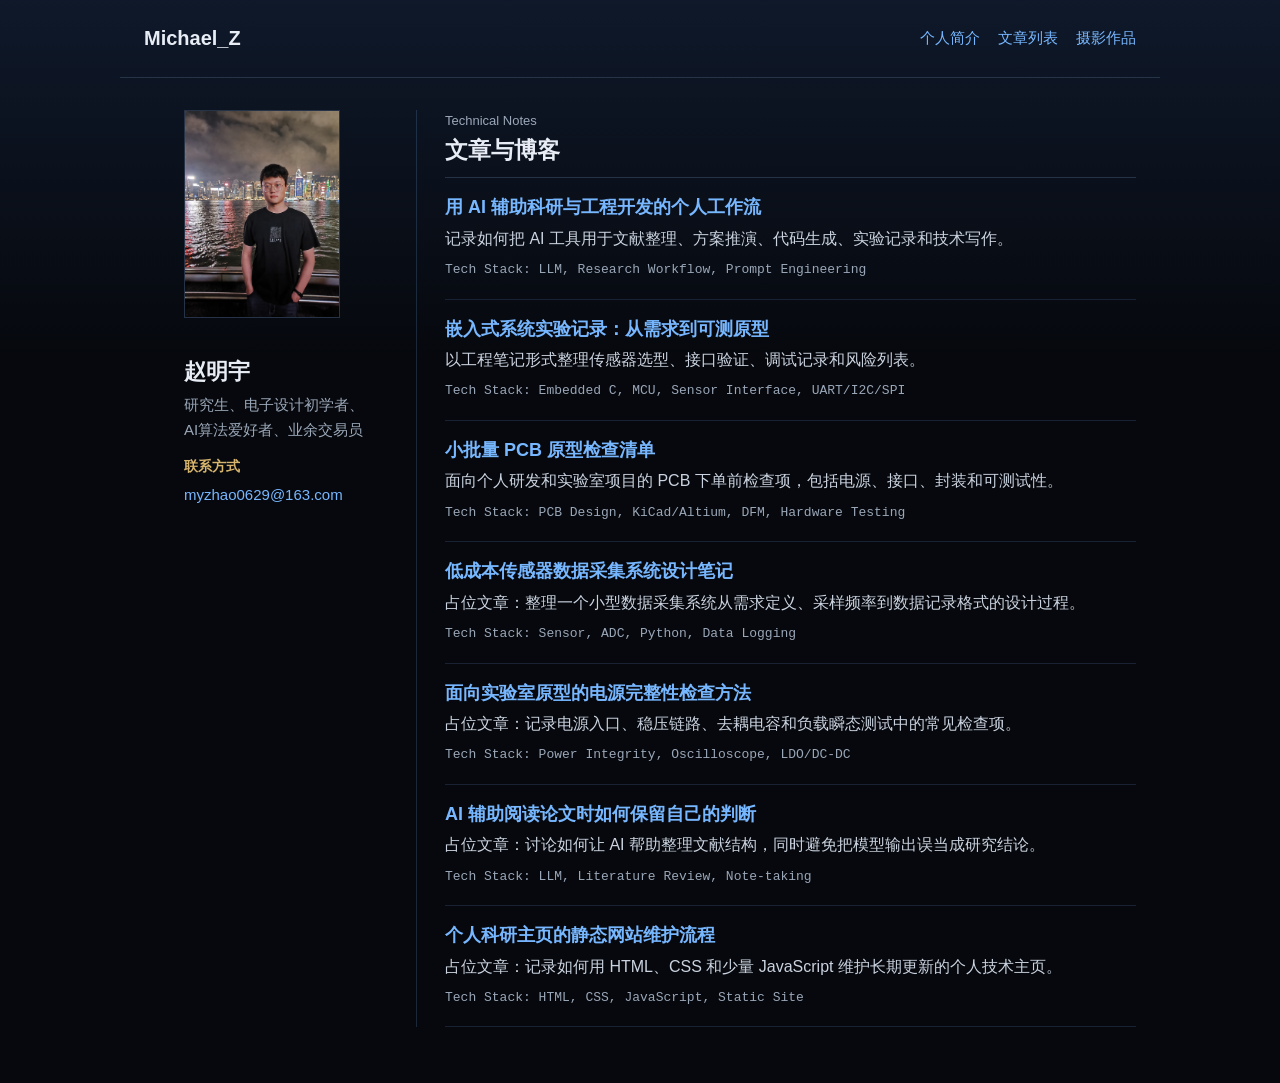
<file: index.html>
<!doctype html>
<html lang="zh-CN">
  <head>
    <meta charset="utf-8" />
    <meta name="viewport" content="width=device-width, initial-scale=1" />
    <title>Michael_Z</title>
    <meta
      name="description"
      content="赵明宇的个人科研主页和技术博客，记录电子设计、AI 工具、科研开发与技术文章。"
    />
    <link rel="stylesheet" href="styles.css" />
  </head>
  <body>
    <!-- 顶部导航：后续新增页面时，在这里继续添加链接即可。 -->
    <header class="site-header">
      <a class="site-title" href="index.html">Michael_Z</a>
      <nav class="site-nav" aria-label="主导航">
        <a href="about.html">个人简介</a>
        <a href="article.html">文章列表</a>
        <a href="photography.html">摄影作品</a>
      </nav>
    </header>

    <!-- 首页主体：左侧是个人信息，右侧是文章列表。 -->
    <main class="page home-layout">
      <aside class="home-sidebar">
        <div class="portrait" aria-label="个人照片">
          <img src="images/photo.png" alt="个人照片">
        </div>

        <section class="profile-card">
          <p class="eyebrow">&nbsp;</p>
          <h1>赵明宇</h1>
          <p>
            研究生、电子设计初学者、AI算法爱好者、业余交易员
          </p>
        </section>

        <section class="contact-card" aria-label="联系方式">
          <h2>联系方式</h2>
          <p><a href="mailto:myzhao0629@163.com">myzhao0629@163.com</a></p>
        </section>
      </aside>

      <section class="home-main">
        <div class="section-header">
          <p class="eyebrow">Technical Notes</p>
          <h2>文章与博客</h2>
        </div>

        <!--
          文章列表：
          1. 每篇文章使用一个 article.article-item。
          2. 三段结构固定为：题目、描述、技术栈。
          3. 以后新增文章时，复制一个 article 块并修改链接、标题、描述和 Tech Stack。
        -->
        <div class="article-stack">
          <article class="article-item">
            <h3><a href="posts/ai-research-workflow.html">用 AI 辅助科研与工程开发的个人工作流</a></h3>
            <p>
              记录如何把 AI 工具用于文献整理、方案推演、代码生成、实验记录和技术写作。
            </p>
            <div class="tech-stack">Tech Stack: LLM, Research Workflow, Prompt Engineering</div>
          </article>

          <article class="article-item">
            <h3><a href="posts/embedded-lab-notes.html">嵌入式系统实验记录：从需求到可测原型</a></h3>
            <p>
              以工程笔记形式整理传感器选型、接口验证、调试记录和风险列表。
            </p>
            <div class="tech-stack">Tech Stack: Embedded C, MCU, Sensor Interface, UART/I2C/SPI</div>
          </article>

          <article class="article-item">
            <h3><a href="posts/pcb-prototype-checklist.html">小批量 PCB 原型检查清单</a></h3>
            <p>
              面向个人研发和实验室项目的 PCB 下单前检查项，包括电源、接口、封装和可测试性。
            </p>
            <div class="tech-stack">Tech Stack: PCB Design, KiCad/Altium, DFM, Hardware Testing</div>
          </article>

          <article class="article-item">
            <h3><a href="#">低成本传感器数据采集系统设计笔记</a></h3>
            <p>
              占位文章：整理一个小型数据采集系统从需求定义、采样频率到数据记录格式的设计过程。
            </p>
            <div class="tech-stack">Tech Stack: Sensor, ADC, Python, Data Logging</div>
          </article>

          <article class="article-item">
            <h3><a href="#">面向实验室原型的电源完整性检查方法</a></h3>
            <p>
              占位文章：记录电源入口、稳压链路、去耦电容和负载瞬态测试中的常见检查项。
            </p>
            <div class="tech-stack">Tech Stack: Power Integrity, Oscilloscope, LDO/DC-DC</div>
          </article>

          <article class="article-item">
            <h3><a href="#">AI 辅助阅读论文时如何保留自己的判断</a></h3>
            <p>
              占位文章：讨论如何让 AI 帮助整理文献结构，同时避免把模型输出误当成研究结论。
            </p>
            <div class="tech-stack">Tech Stack: LLM, Literature Review, Note-taking</div>
          </article>

          <article class="article-item">
            <h3><a href="#">个人科研主页的静态网站维护流程</a></h3>
            <p>
              占位文章：记录如何用 HTML、CSS 和少量 JavaScript 维护长期更新的个人技术主页。
            </p>
            <div class="tech-stack">Tech Stack: HTML, CSS, JavaScript, Static Site</div>
          </article>
        </div>
      </section>
    </main>

    <!-- <footer class="site-footer">
      <p>© 2026 赵明宇. 个人科研主页与技术博客。</p>
    </footer> -->
  </body>
</html>
</file>
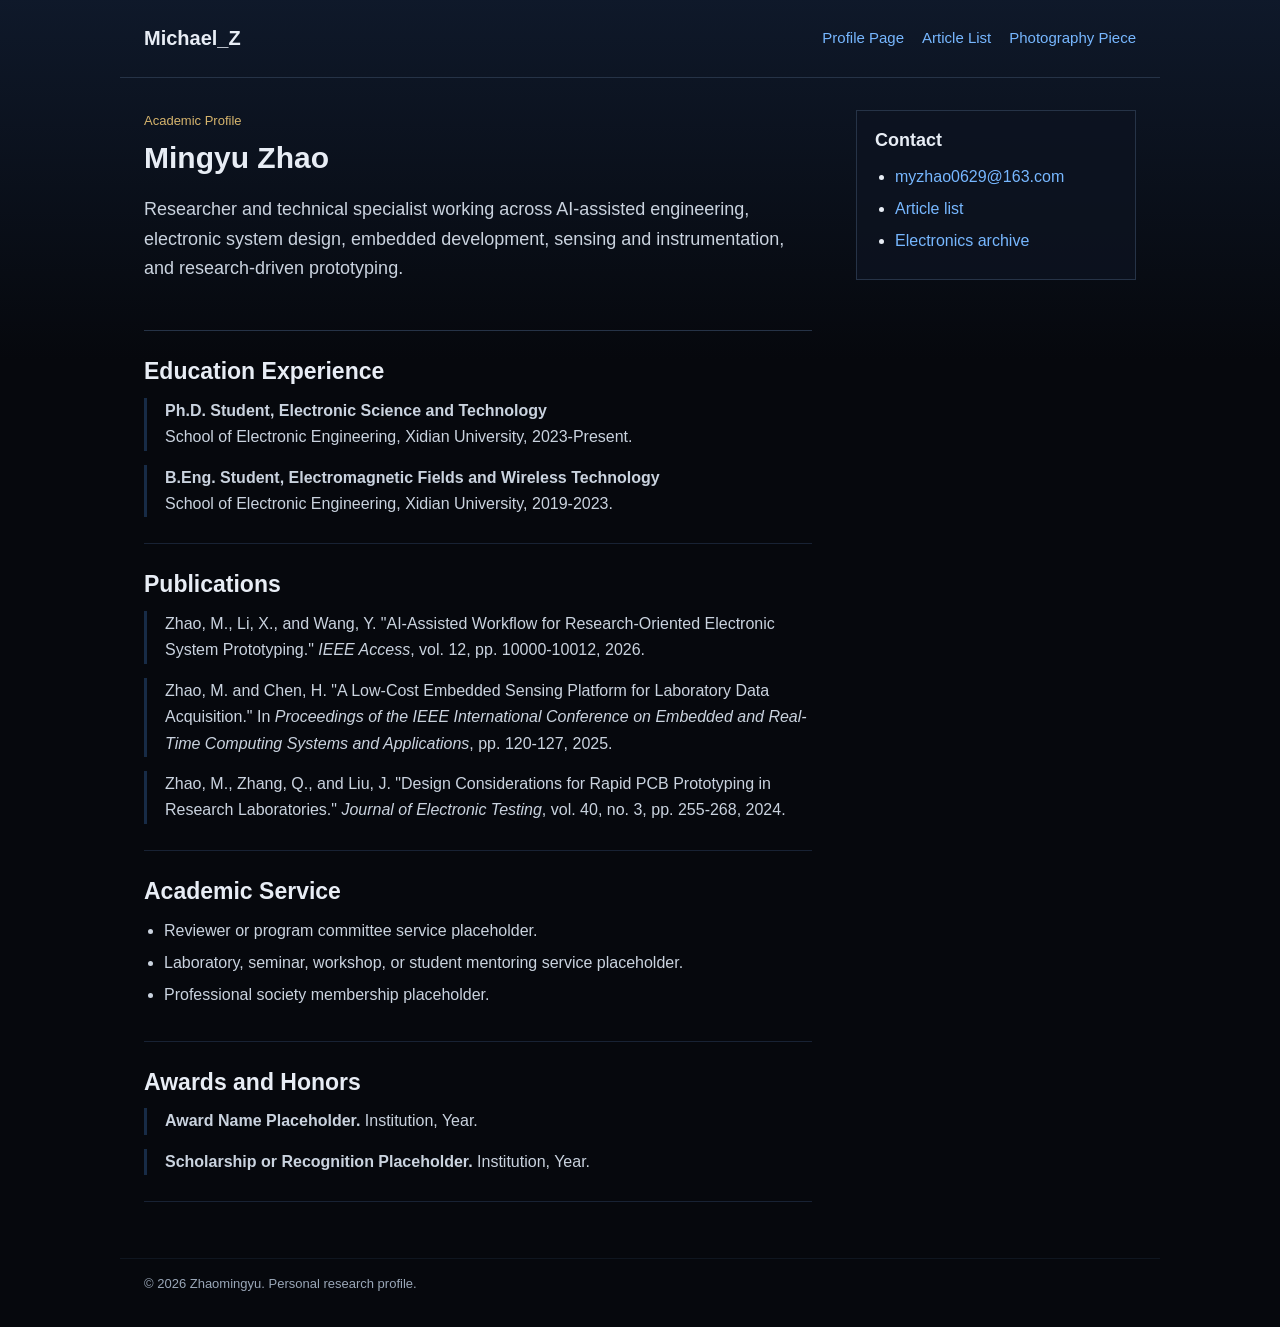
<file: about.html>
<!doctype html>
<html lang="en">
  <head>
    <meta charset="utf-8" />
    <meta name="viewport" content="width=device-width, initial-scale=1" />
    <title>Profile | Mingyu Zhao</title>
    <meta
      name="description"
      content="Academic and professional profile of Zhaomingyu, including education, professional experience, publications, service, and awards."
    />
    <link rel="stylesheet" href="styles.css" />
  </head>
  <body>
    <header class="site-header">
      <a class="site-title" href="index.html">Michael_Z</a>
      <nav class="site-nav" aria-label="Main navigation">
        <a href="about.html">Profile Page</a>
        <a href="article.html">Article List</a>
        <a href="photography.html">Photography Piece</a>
      </nav>
    </header>

    <main class="page two-column">
      <article>
        <header class="article-header">
          <p class="eyebrow">Academic Profile</p>
          <h1>Mingyu Zhao</h1>
          <p class="lead">
            Researcher and technical specialist working across AI-assisted engineering,
            electronic system design, embedded development, sensing and instrumentation,
            and research-driven prototyping.
          </p>
        </header>

        <section class="profile-section">
          <h2>Education Experience</h2>
          <ul class="record-list">
            <li>
              <strong>Ph.D. Student, Electronic Science and Technology</strong><br />
              School of Electronic Engineering, Xidian University, 2023-Present.
            </li>
            <li>
              <strong>B.Eng. Student, Electromagnetic Fields and Wireless Technology</strong><br />
              School of Electronic Engineering, Xidian University, 2019-2023.
            </li>
          </ul>
        </section>

        <section class="profile-section">
          <h2>Publications</h2>
          <ul class="record-list">
            <li>
              Zhao, M., Li, X., and Wang, Y. "AI-Assisted Workflow for Research-Oriented
              Electronic System Prototyping." <em>IEEE Access</em>, vol. 12, pp. 10000-10012,
              2026.
            </li>
            <li>
              Zhao, M. and Chen, H. "A Low-Cost Embedded Sensing Platform for Laboratory
              Data Acquisition." In <em>Proceedings of the IEEE International Conference on
              Embedded and Real-Time Computing Systems and Applications</em>, pp. 120-127,
              2025.
            </li>
            <li>
              Zhao, M., Zhang, Q., and Liu, J. "Design Considerations for Rapid PCB
              Prototyping in Research Laboratories." <em>Journal of Electronic Testing</em>,
              vol. 40, no. 3, pp. 255-268, 2024.
            </li>
          </ul>
        </section>

        <section class="profile-section">
          <h2>Academic Service</h2>
          <ul class="plain-list">
            <li>Reviewer or program committee service placeholder.</li>
            <li>Laboratory, seminar, workshop, or student mentoring service placeholder.</li>
            <li>Professional society membership placeholder.</li>
          </ul>
        </section>

        <section class="profile-section">
          <h2>Awards and Honors</h2>
          <ul class="record-list">
            <li><strong>Award Name Placeholder.</strong> Institution, Year.</li>
            <li><strong>Scholarship or Recognition Placeholder.</strong> Institution, Year.</li>
          </ul>
        </section>
      </article>

      <aside class="side-panel">
        <h2>Contact</h2>
        <ul>
          <li><a href="mailto:myzhao0629@163.com">myzhao0629@163.com</a></li>
          <li><a href="index.html">Article list</a></li>
          <li><a href="electronics.html">Electronics archive</a></li>
        </ul>
      </aside>
    </main>

    <footer class="site-footer">
      <p>© 2026 Zhaomingyu. Personal research profile.</p>
    </footer>
  </body>
</html>
</file>
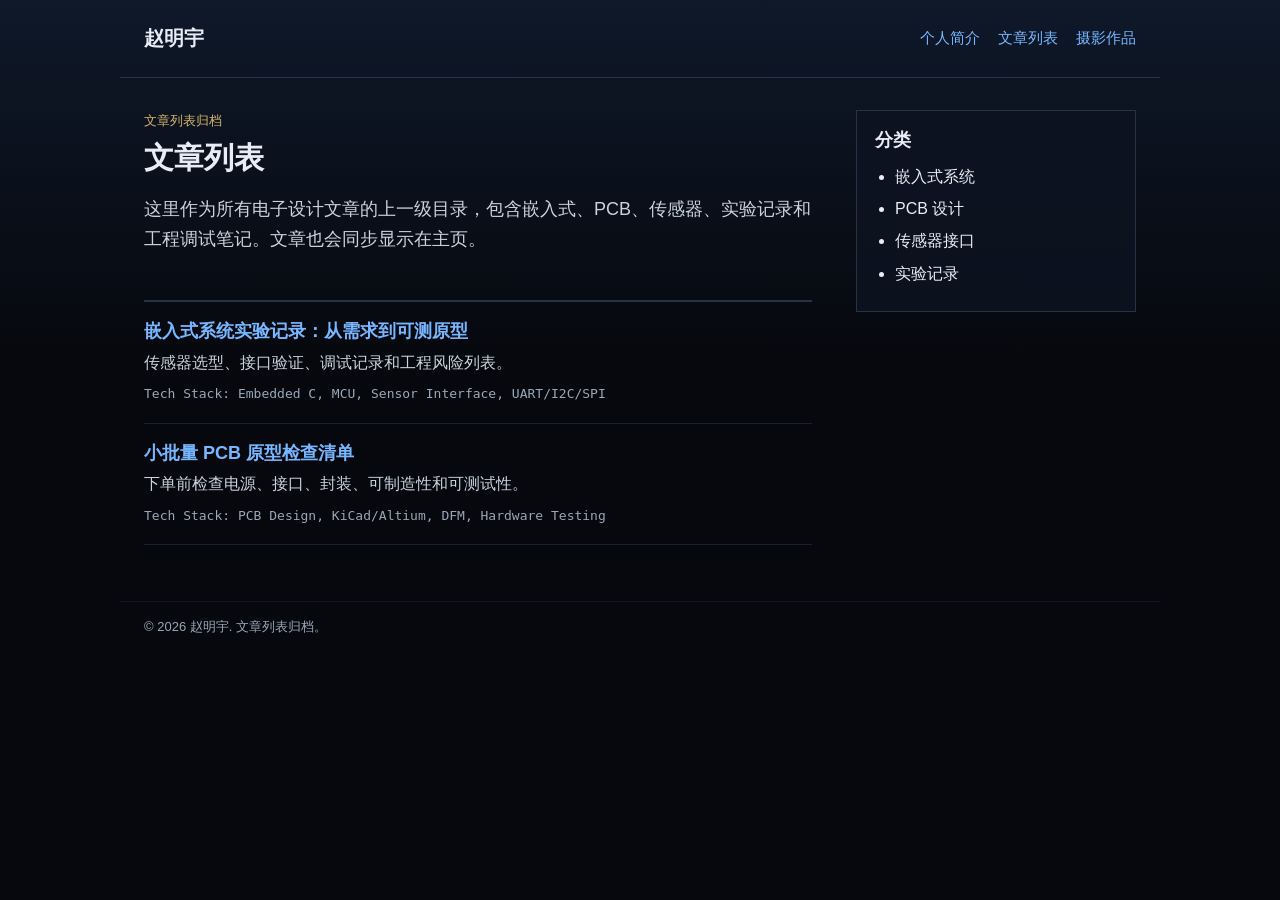
<file: article.html>
<!doctype html>
<html lang="zh-CN">
  <head>
    <meta charset="utf-8" />
    <meta name="viewport" content="width=device-width, initial-scale=1" />
    <title>文章列表 | 赵明宇</title>
    <meta name="description" content="赵明宇的电子设计、嵌入式系统、PCB 与工程原型文章归档。" />
    <link rel="stylesheet" href="styles.css" />
  </head>
  <body>
    <header class="site-header">
      <a class="site-title" href="index.html">赵明宇</a>
      <nav class="site-nav" aria-label="主导航">
        <a href="about.html">个人简介</a>
        <a href="article.html">文章列表</a>
        <a href="photography.html">摄影作品</a>
      </nav>
    </header>

    <main class="page two-column">
      <section>
        <header class="article-header">
          <p class="eyebrow">文章列表归档</p>
          <h1>文章列表</h1>
          <p class="lead">
            这里作为所有电子设计文章的上一级目录，包含嵌入式、PCB、传感器、实验记录和
            工程调试笔记。文章也会同步显示在主页。
          </p>
        </header>

        <div class="article-stack">
          <article class="article-item">
            <h3><a href="posts/embedded-lab-notes.html">嵌入式系统实验记录：从需求到可测原型</a></h3>
            <p>传感器选型、接口验证、调试记录和工程风险列表。</p>
            <div class="tech-stack">Tech Stack: Embedded C, MCU, Sensor Interface, UART/I2C/SPI</div>
          </article>

          <article class="article-item">
            <h3><a href="posts/pcb-prototype-checklist.html">小批量 PCB 原型检查清单</a></h3>
            <p>下单前检查电源、接口、封装、可制造性和可测试性。</p>
            <div class="tech-stack">Tech Stack: PCB Design, KiCad/Altium, DFM, Hardware Testing</div>
          </article>
        </div>
      </section>

      <aside class="side-panel">
        <h2>分类</h2>
        <ul>
          <li>嵌入式系统</li>
          <li>PCB 设计</li>
          <li>传感器接口</li>
          <li>实验记录</li>
        </ul>
      </aside>
    </main>

    <footer class="site-footer">
      <p>© 2026 赵明宇. 文章列表归档。</p>
    </footer>
  </body>
</html>
</file>
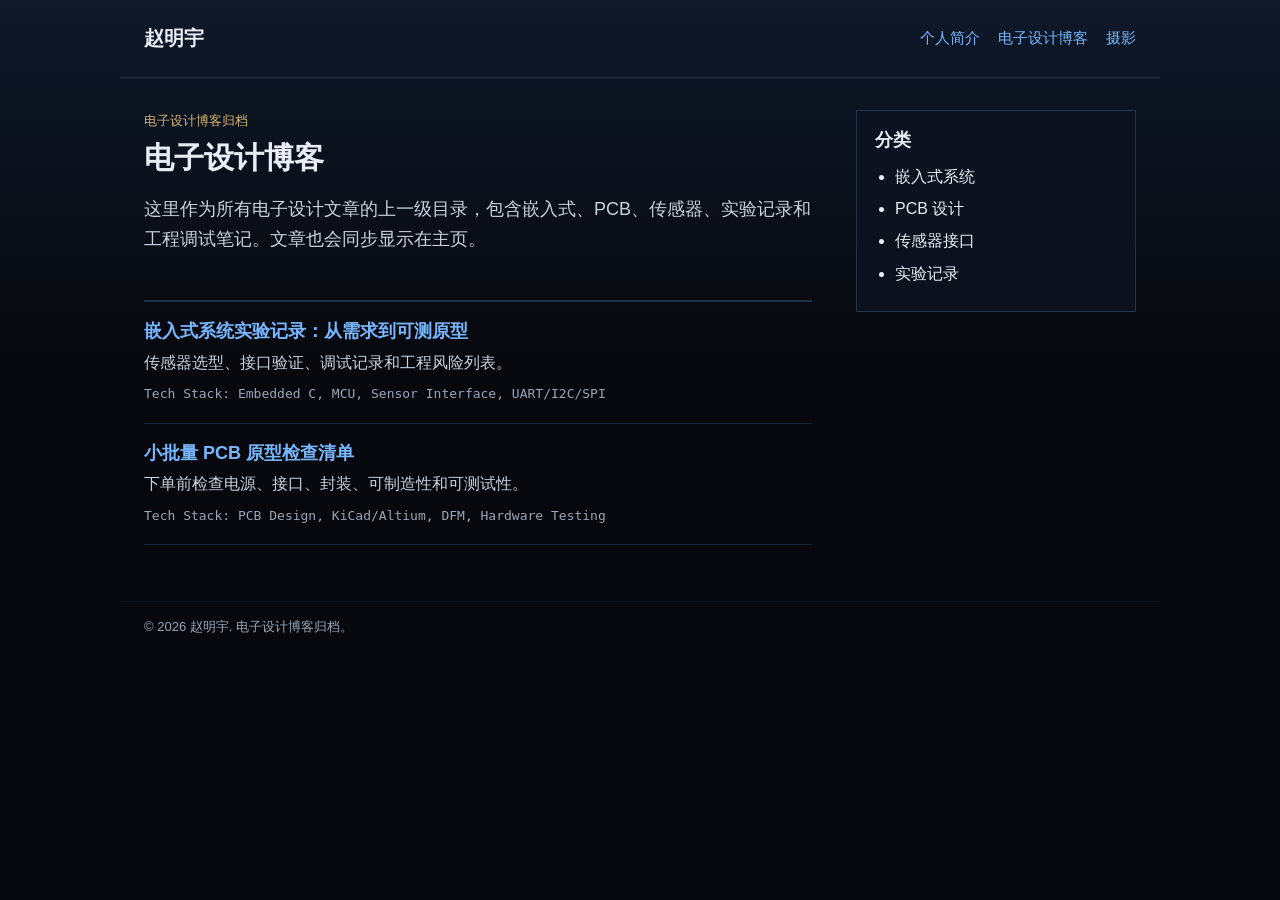
<file: electronics.html>
<!doctype html>
<html lang="zh-CN">
  <head>
    <meta charset="utf-8" />
    <meta name="viewport" content="width=device-width, initial-scale=1" />
    <title>电子设计博客 | 赵明宇</title>
    <meta name="description" content="赵明宇的电子设计、嵌入式系统、PCB 与工程原型文章归档。" />
    <link rel="stylesheet" href="styles.css" />
  </head>
  <body>
    <header class="site-header">
      <a class="site-title" href="index.html">赵明宇</a>
      <nav class="site-nav" aria-label="主导航">
        <a href="about.html">个人简介</a>
        <a href="electronics.html">电子设计博客</a>
        <a href="photography.html">摄影</a>
      </nav>
    </header>

    <main class="page two-column">
      <section>
        <header class="article-header">
          <p class="eyebrow">电子设计博客归档</p>
          <h1>电子设计博客</h1>
          <p class="lead">
            这里作为所有电子设计文章的上一级目录，包含嵌入式、PCB、传感器、实验记录和
            工程调试笔记。文章也会同步显示在主页。
          </p>
        </header>

        <div class="article-stack">
          <article class="article-item">
            <h3><a href="posts/embedded-lab-notes.html">嵌入式系统实验记录：从需求到可测原型</a></h3>
            <p>传感器选型、接口验证、调试记录和工程风险列表。</p>
            <div class="tech-stack">Tech Stack: Embedded C, MCU, Sensor Interface, UART/I2C/SPI</div>
          </article>

          <article class="article-item">
            <h3><a href="posts/pcb-prototype-checklist.html">小批量 PCB 原型检查清单</a></h3>
            <p>下单前检查电源、接口、封装、可制造性和可测试性。</p>
            <div class="tech-stack">Tech Stack: PCB Design, KiCad/Altium, DFM, Hardware Testing</div>
          </article>
        </div>
      </section>

      <aside class="side-panel">
        <h2>分类</h2>
        <ul>
          <li>嵌入式系统</li>
          <li>PCB 设计</li>
          <li>传感器接口</li>
          <li>实验记录</li>
        </ul>
      </aside>
    </main>

    <footer class="site-footer">
      <p>© 2026 赵明宇. 电子设计博客归档。</p>
    </footer>
  </body>
</html>
</file>
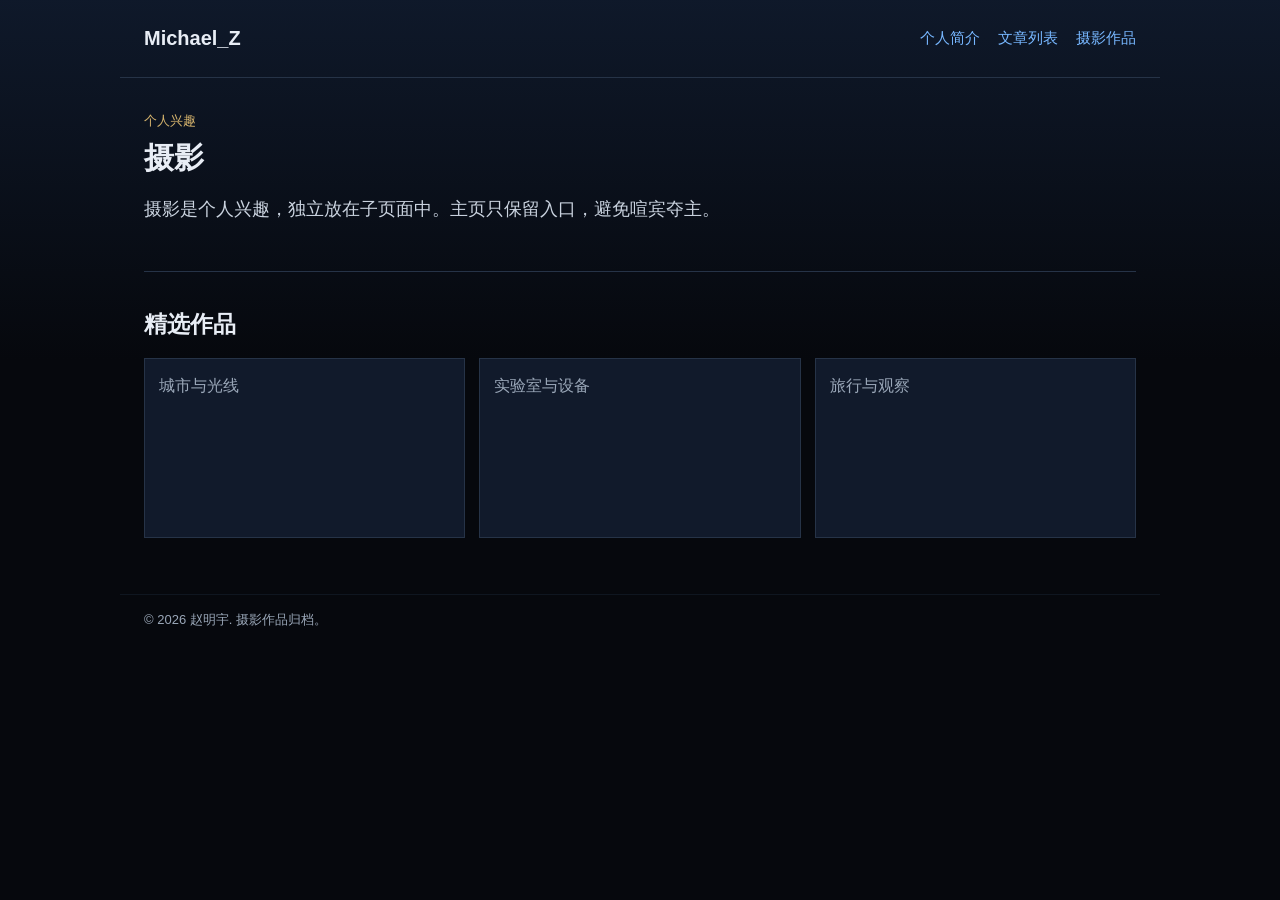
<file: photography.html>
<!doctype html>
<html lang="zh-CN">
  <head>
    <meta charset="utf-8" />
    <meta name="viewport" content="width=device-width, initial-scale=1" />
    <title>摄影 | 赵明宇</title>
    <meta name="description" content="赵明宇的摄影作品入口，作为个人兴趣作品子页面。" />
    <link rel="stylesheet" href="styles.css" />
  </head>
  <body>
    <header class="site-header">
      <a class="site-title" href="index.html">Michael_Z</a>
      <nav class="site-nav" aria-label="主导航">
        <a href="about.html">个人简介</a>
        <a href="article.html">文章列表</a>
        <a href="photography.html">摄影作品</a>
      </nav>
    </header>

    <main class="page">
      <header class="article-header">
        <p class="eyebrow">个人兴趣</p>
        <h1>摄影</h1>
        <p class="lead">
          摄影是个人兴趣，独立放在子页面中。主页只保留入口，避免喧宾夺主。
        </p>
      </header>

      <section class="content-section">
        <h2>精选作品</h2>
        <div class="photo-entry">
          <div class="photo-box">城市与光线</div>
          <div class="photo-box">实验室与设备</div>
          <div class="photo-box">旅行与观察</div>
        </div>
      </section>
    </main>

    <footer class="site-footer">
      <p>© 2026 赵明宇. 摄影作品归档。</p>
    </footer>
  </body>
</html>
</file>
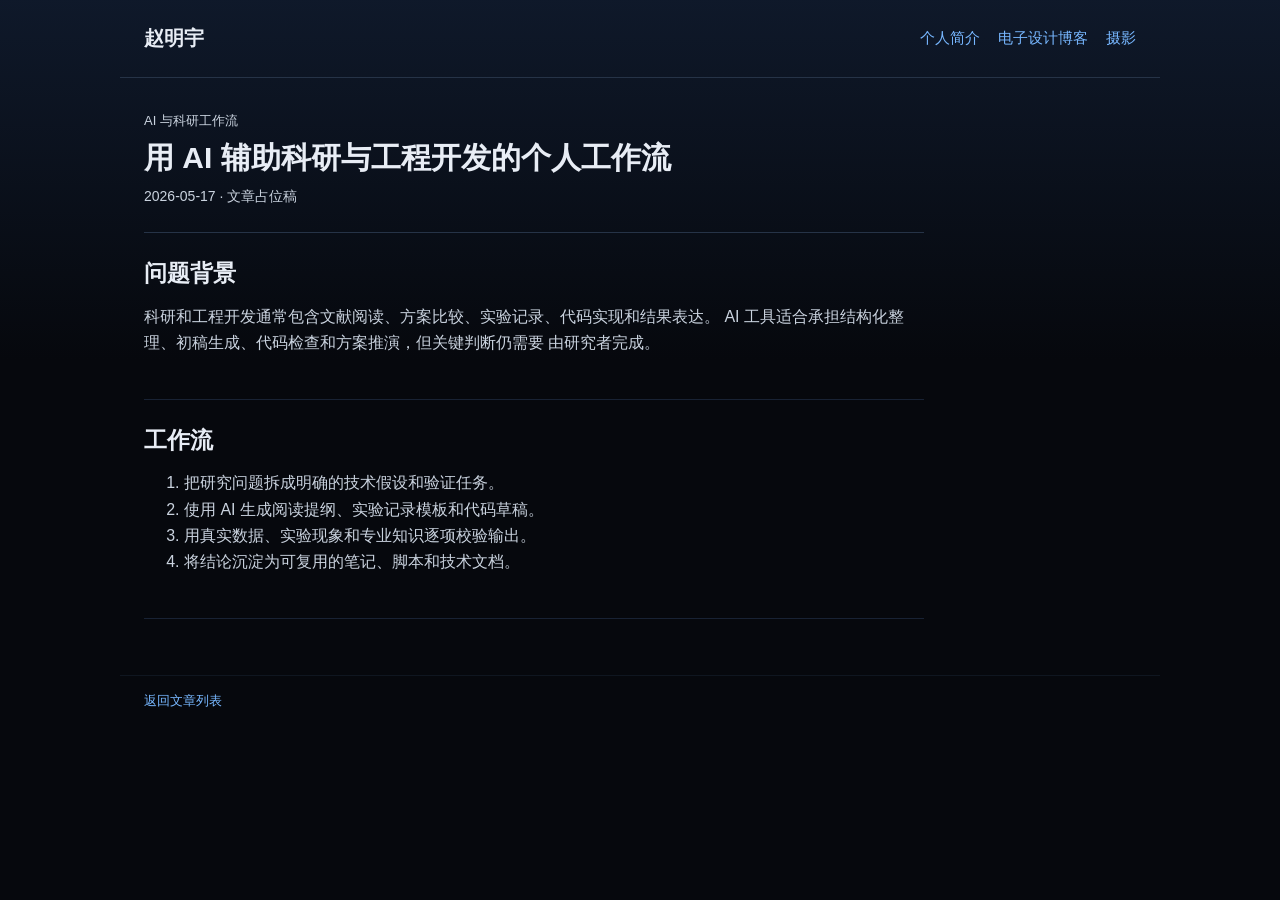
<file: posts/ai-research-workflow.html>
<!doctype html>
<html lang="zh-CN">
  <head>
    <meta charset="utf-8" />
    <meta name="viewport" content="width=device-width, initial-scale=1" />
    <title>用 AI 辅助科研与工程开发的个人工作流 | 赵明宇</title>
    <link rel="stylesheet" href="../styles.css" />
  </head>
  <body>
    <header class="site-header">
      <a class="site-title" href="../index.html">赵明宇</a>
      <nav class="site-nav" aria-label="主导航">
        <a href="../about.html">个人简介</a>
        <a href="../electronics.html">电子设计博客</a>
        <a href="../photography.html">摄影</a>
      </nav>
    </header>

    <main class="page">
      <article class="article-content">
        <header class="article-header">
          <p class="eyebrow">AI 与科研工作流</p>
          <h1>用 AI 辅助科研与工程开发的个人工作流</h1>
          <p class="article-meta">2026-05-17 · 文章占位稿</p>
        </header>

        <section>
          <h2>问题背景</h2>
          <p>
            科研和工程开发通常包含文献阅读、方案比较、实验记录、代码实现和结果表达。
            AI 工具适合承担结构化整理、初稿生成、代码检查和方案推演，但关键判断仍需要
            由研究者完成。
          </p>
        </section>

        <section>
          <h2>工作流</h2>
          <ol>
            <li>把研究问题拆成明确的技术假设和验证任务。</li>
            <li>使用 AI 生成阅读提纲、实验记录模板和代码草稿。</li>
            <li>用真实数据、实验现象和专业知识逐项校验输出。</li>
            <li>将结论沉淀为可复用的笔记、脚本和技术文档。</li>
          </ol>
        </section>
      </article>
    </main>

    <footer class="site-footer">
      <p><a href="../index.html">返回文章列表</a></p>
    </footer>
  </body>
</html>
</file>
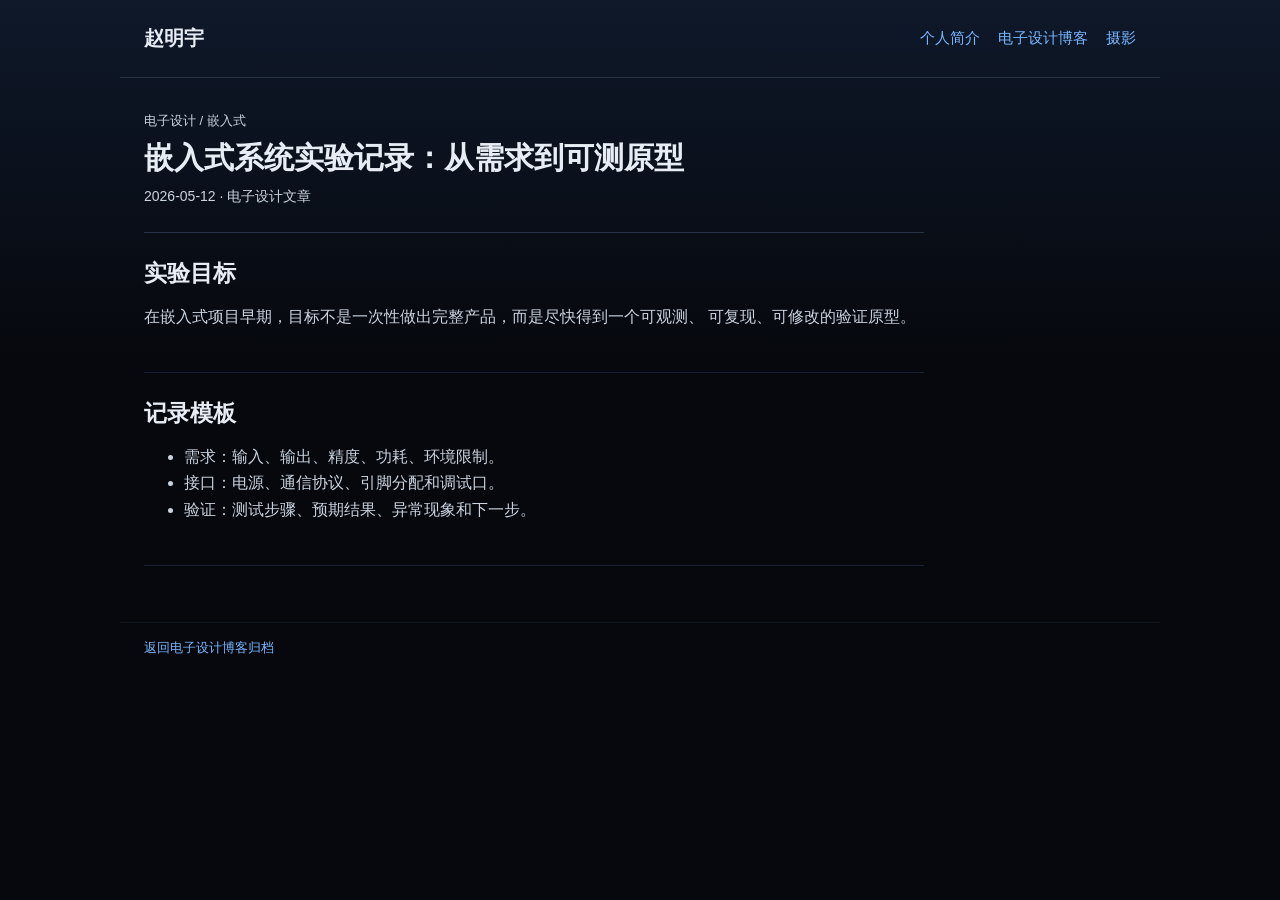
<file: posts/embedded-lab-notes.html>
<!doctype html>
<html lang="zh-CN">
  <head>
    <meta charset="utf-8" />
    <meta name="viewport" content="width=device-width, initial-scale=1" />
    <title>嵌入式系统实验记录：从需求到可测原型 | 赵明宇</title>
    <link rel="stylesheet" href="../styles.css" />
  </head>
  <body>
    <header class="site-header">
      <a class="site-title" href="../index.html">赵明宇</a>
      <nav class="site-nav" aria-label="主导航">
        <a href="../about.html">个人简介</a>
        <a href="../electronics.html">电子设计博客</a>
        <a href="../photography.html">摄影</a>
      </nav>
    </header>

    <main class="page">
      <article class="article-content">
        <header class="article-header">
          <p class="eyebrow">电子设计 / 嵌入式</p>
          <h1>嵌入式系统实验记录：从需求到可测原型</h1>
          <p class="article-meta">2026-05-12 · 电子设计文章</p>
        </header>

        <section>
          <h2>实验目标</h2>
          <p>
            在嵌入式项目早期，目标不是一次性做出完整产品，而是尽快得到一个可观测、
            可复现、可修改的验证原型。
          </p>
        </section>

        <section>
          <h2>记录模板</h2>
          <ul>
            <li>需求：输入、输出、精度、功耗、环境限制。</li>
            <li>接口：电源、通信协议、引脚分配和调试口。</li>
            <li>验证：测试步骤、预期结果、异常现象和下一步。</li>
          </ul>
        </section>
      </article>
    </main>

    <footer class="site-footer">
      <p><a href="../electronics.html">返回电子设计博客归档</a></p>
    </footer>
  </body>
</html>
</file>
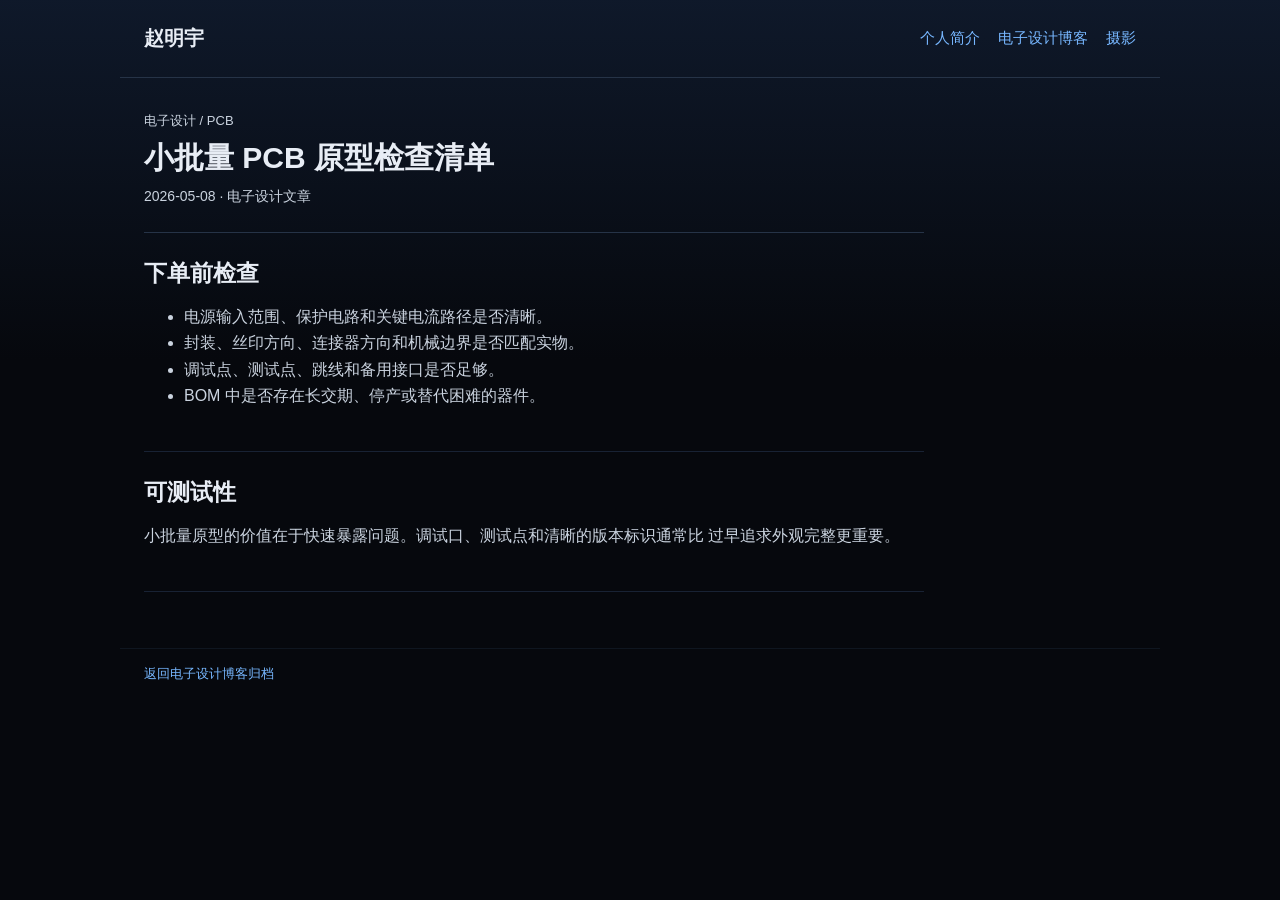
<file: posts/pcb-prototype-checklist.html>
<!doctype html>
<html lang="zh-CN">
  <head>
    <meta charset="utf-8" />
    <meta name="viewport" content="width=device-width, initial-scale=1" />
    <title>小批量 PCB 原型检查清单 | 赵明宇</title>
    <link rel="stylesheet" href="../styles.css" />
  </head>
  <body>
    <header class="site-header">
      <a class="site-title" href="../index.html">赵明宇</a>
      <nav class="site-nav" aria-label="主导航">
        <a href="../about.html">个人简介</a>
        <a href="../electronics.html">电子设计博客</a>
        <a href="../photography.html">摄影</a>
      </nav>
    </header>

    <main class="page">
      <article class="article-content">
        <header class="article-header">
          <p class="eyebrow">电子设计 / PCB</p>
          <h1>小批量 PCB 原型检查清单</h1>
          <p class="article-meta">2026-05-08 · 电子设计文章</p>
        </header>

        <section>
          <h2>下单前检查</h2>
          <ul>
            <li>电源输入范围、保护电路和关键电流路径是否清晰。</li>
            <li>封装、丝印方向、连接器方向和机械边界是否匹配实物。</li>
            <li>调试点、测试点、跳线和备用接口是否足够。</li>
            <li>BOM 中是否存在长交期、停产或替代困难的器件。</li>
          </ul>
        </section>

        <section>
          <h2>可测试性</h2>
          <p>
            小批量原型的价值在于快速暴露问题。调试口、测试点和清晰的版本标识通常比
            过早追求外观完整更重要。
          </p>
        </section>
      </article>
    </main>

    <footer class="site-footer">
      <p><a href="../electronics.html">返回电子设计博客归档</a></p>
    </footer>
  </body>
</html>
</file>
<file: styles.css>
:root {
  /* 全站颜色变量：以后想换主题色，优先改这里。 */
  color-scheme: dark;
  --bg: #06080d;
  --text: #e8edf5;
  --muted: #9aa7b8;
  --line: #263347;
  --soft-line: #182234;
  --panel: #0d1320;
  --panel-strong: #111a2b;
  --accent: #77b7ff;
  --accent-soft: #172b46;
  --gold: #d6b46d;
  --max-width: 1040px;
}

/* 让宽度计算更直观：元素宽度包含 padding 和 border。 */
* {
  box-sizing: border-box;
}

html {
  scroll-behavior: smooth;
  min-height: 100%;
  background: var(--bg);
}

body {
  margin: 0;
  min-height: 100vh;
  background:
    linear-gradient(180deg, rgba(16, 27, 46, 0.88), rgba(6, 8, 13, 0.96) 360px),
    var(--bg);
  background-repeat: no-repeat;
  color: var(--text);
  font-family:
    "Inter", "Noto Serif SC", "Source Han Serif SC", "Songti SC", "Microsoft YaHei UI",
    "PingFang SC", sans-serif;
  font-size: 16px;
  line-height: 1.65;
}

/* 基础链接样式。 */
a {
  color: var(--accent);
  text-decoration: none;
}

a:hover {
  text-decoration: underline;
}

/* 顶部导航区域。 */
.site-header {
  display: flex;
  justify-content: space-between;
  align-items: center;
  gap: 24px;
  max-width: var(--max-width);
  margin: 0 auto;
  padding: 22px 24px;
  border-bottom: 1px solid var(--line);
}

.site-title {
  color: var(--text);
  font-size: 20px;
  font-weight: 700;
}

.site-title:hover {
  text-decoration: none;
}

.site-nav {
  display: flex;
  flex-wrap: wrap;
  gap: 18px;
  color: var(--muted);
  font-size: 15px;
}

.page {
  max-width: var(--max-width);
  margin: 0 auto;
  padding: 32px 24px 56px;
}

/* 首页两栏布局：左侧个人信息，右侧文章列表。 */
.home-layout {
  display: grid;
  grid-template-columns: 190px minmax(0, 720px);
  gap: 42px;
  justify-content: end;
  align-items: start;
}

/* 左栏保持轻量，不做整块卡片。 */
.home-sidebar {
  display: grid;
  gap: 15px;
  align-content: start;
}

.home-main {
  max-width: none;
  margin-left: 0;
  border-left: 1px solid rgba(119, 183, 255, 0.18);
  padding-left: 28px;
}

.profile-summary {
  display: grid;
  grid-template-columns: 176px minmax(0, 1fr);
  gap: 34px;
  align-items: start;
  padding-bottom: 34px;
  border-bottom: 1px solid var(--line);
}

.portrait {
  display: grid;
  width: 156px;
  aspect-ratio: 3 / 4;
  place-items: center;
  border: 1px solid var(--line);
  background:
    linear-gradient(160deg, #18243a, #0d1320);
  color: var(--muted);
  font-size: 14px;
}

.portrait img {
  width: 100%;
  height: 100%;
  object-fit: cover;
  display: block;
}

/* 这些卡片样式主要用于子页面；首页左栏会在下面单独取消边框。 */
.contact-card,
.profile-card,
.side-panel {
  border: 1px solid var(--line);
  background: rgba(13, 19, 32, 0.82);
  padding: 18px;
}

/* 首页左栏不使用明显卡片，避免左侧过于突出。 */
.home-sidebar .contact-card,
.home-sidebar .profile-card {
  border: 0;
  background: transparent;
  padding: 0;
}

.contact-card h2 {
  margin: 0 0 8px;
  color: var(--gold);
  font-size: 14px;
  font-weight: 600;
}

.contact-card p,
.profile-card p {
  margin: 0;
  color: var(--muted);
  font-size: 15px;
}

.contact-card a {
  overflow-wrap: anywhere;
}

.profile-card h1 {
  margin-bottom: 8px;
  font-size: 22px;
  font-weight: 600;
  letter-spacing: 0;
}

.eyebrow {
  margin: 0 0 8px;
  color: var(--gold);
  font-size: 13px;
}

h1,
h2,
h3 {
  margin: 0;
  line-height: 1.25;
}

h1 {
  font-size: 30px;
  font-weight: 700;
}

h2 {
  font-size: 23px;
  font-weight: 650;
}

h3 {
  font-size: 18px;
  font-weight: 650;
}

.lead {
  max-width: 760px;
  margin: 18px 0 22px;
  color: #cad3df;
  font-size: 18px;
}

.info-list {
  display: grid;
  gap: 10px;
  margin: 0;
}

.info-list div {
  display: grid;
  grid-template-columns: 104px minmax(0, 1fr);
  gap: 18px;
}

.info-list dt {
  color: var(--muted);
  font-weight: 700;
}

.info-list dd {
  margin: 0;
}

.content-section {
  padding-top: 38px;
}

.section-header {
  display: grid;
  gap: 5px;
  margin-bottom: 12px;
}

.section-header p {
  margin: 0;
  color: var(--muted);
}

/* 文章列表适合长期增长：每篇文章是一个独立 article。 */
.article-stack {
  border-top: 1px solid var(--line);
}

.article-item {
  display: grid;
  gap: 7px;
  padding: 18px 0;
  border-bottom: 1px solid var(--soft-line);
}

.article-item p {
  max-width: 670px;
  margin: 0;
  color: #cad3df;
}

.category,
.tech-stack {
  display: inline-block;
  color: var(--muted);
  font-family: Consolas, "SFMono-Regular", monospace;
  font-size: 13px;
}

.two-column {
  display: grid;
  grid-template-columns: minmax(0, 1fr) 280px;
  gap: 44px;
}

.side-panel {
  align-self: start;
}

.side-panel h2 {
  margin-bottom: 12px;
  font-size: 18px;
}

.side-panel ul,
.plain-list {
  margin: 0;
  padding-left: 20px;
}

.side-panel li,
.plain-list li {
  margin: 6px 0;
}

.profile-section,
.article-content section {
  padding: 26px 0;
  border-bottom: 1px solid var(--soft-line);
}

.profile-section p,
.profile-section li,
.article-content p,
.article-content li {
  color: #cad3df;
}

.profile-section h2,
.article-content h2 {
  margin-bottom: 12px;
}

.record-list {
  display: grid;
  gap: 14px;
  margin: 0;
  padding: 0;
  list-style: none;
}

.record-list li {
  padding-left: 18px;
  border-left: 3px solid var(--accent-soft);
}

.article-header {
  padding-bottom: 24px;
  border-bottom: 1px solid var(--line);
}

.article-meta {
  margin: 8px 0 0;
  color: var(--muted);
  font-size: 14px;
}

.article-content {
  max-width: 780px;
}

.photo-entry {
  display: grid;
  grid-template-columns: repeat(3, 1fr);
  gap: 14px;
  margin-top: 20px;
}

.photo-box {
  min-height: 180px;
  border: 1px solid var(--line);
  background: var(--panel-strong);
  padding: 14px;
  color: var(--muted);
}

.site-footer {
  max-width: var(--max-width);
  margin: 0 auto;
  padding: 14px 24px 32px;
  border-top: 1px solid rgba(119, 183, 255, 0.08);
  background: transparent;
  color: var(--muted);
  font-size: 13px;
}

.site-footer p {
  margin: 0;
}

/* 手机和平板窄屏时，两栏自动改为单栏。 */
@media (max-width: 760px) {
  .site-header,
  .profile-summary,
  .home-layout,
  .two-column,
  .photo-entry {
    grid-template-columns: 1fr;
  }

  .site-header {
    align-items: flex-start;
    flex-direction: column;
  }

  .portrait {
    width: min(156px, 100%);
  }

  .home-sidebar {
    position: static;
  }

  .home-main {
    max-width: none;
    margin-left: 0;
  }

  .info-list div {
    grid-template-columns: 1fr;
    gap: 2px;
  }
}
</file>
